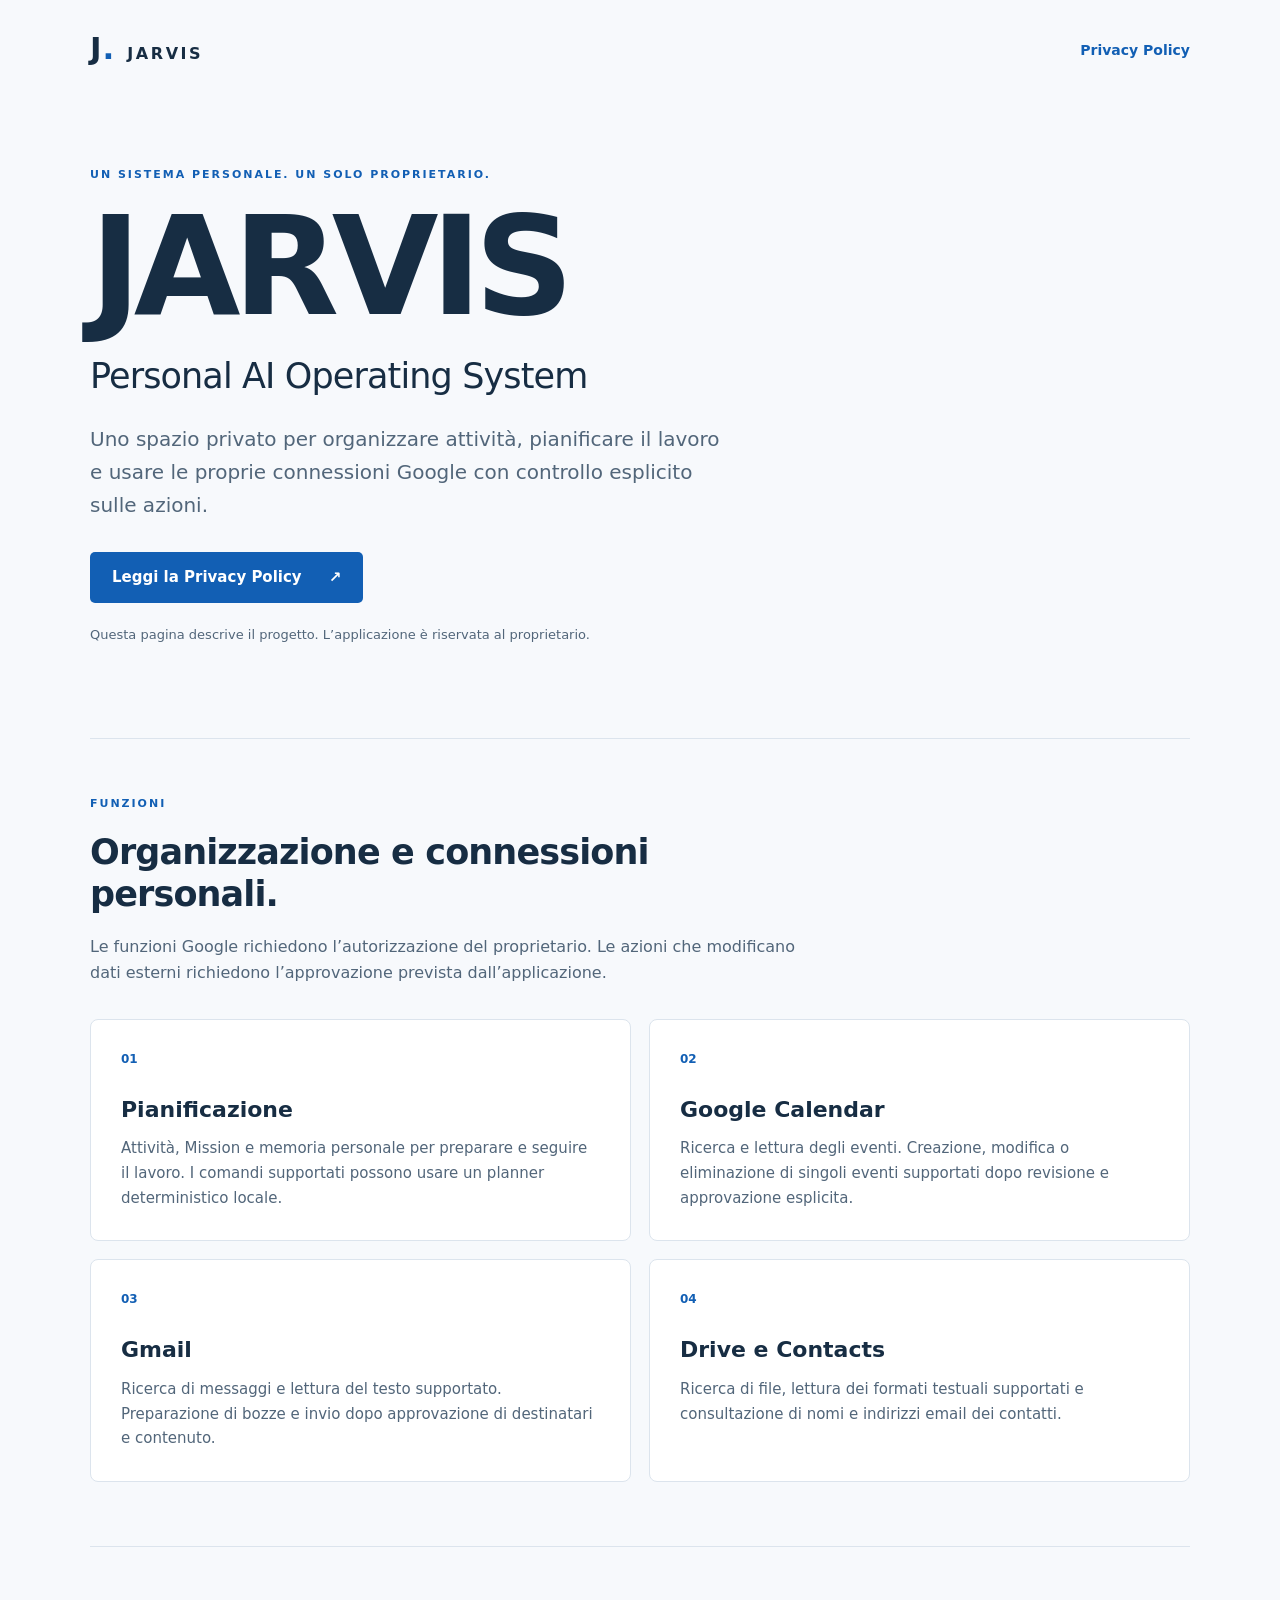
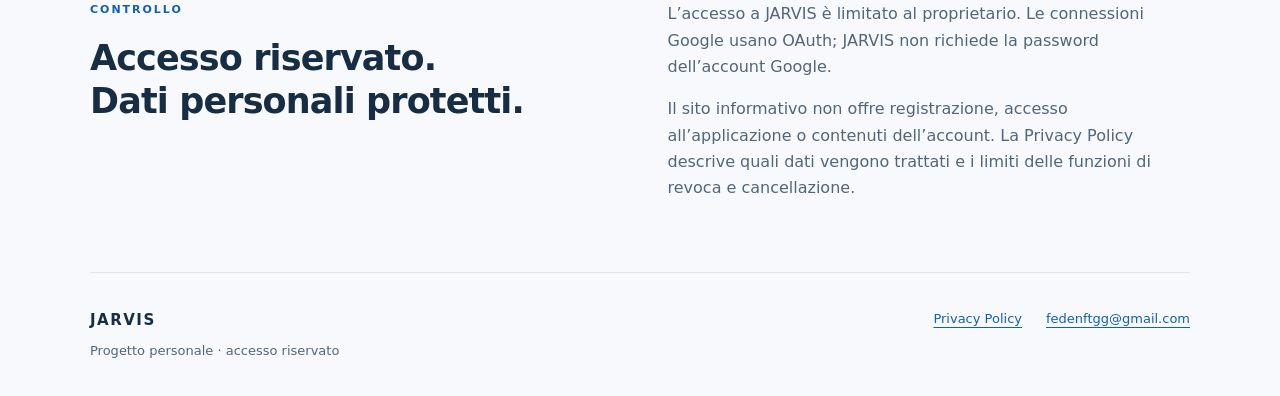
<file: index.html>
<!doctype html>
<html lang="it">
<head>
  <meta charset="utf-8">
  <meta name="viewport" content="width=device-width, initial-scale=1">
  <meta name="description" content="JARVIS è un sistema personale di AI per attività, pianificazione e connessioni Google, riservato al suo proprietario.">
  <title>JARVIS — Personal AI Operating System</title>
  <link rel="stylesheet" href="styles.css">
</head>
<body>
  <a class="skip" href="#main">Vai al contenuto</a>
  <header class="site-header wrap">
    <a class="brand" href="index.html" aria-label="JARVIS, homepage">J<span class="brand-dot">.</span> <span>JARVIS</span></a>
    <nav aria-label="Navigazione principale"><a href="privacy.html">Privacy Policy</a></nav>
  </header>
  <main id="main">
    <section class="hero wrap" aria-labelledby="hero-title">
      <p class="eyebrow">UN SISTEMA PERSONALE. UN SOLO PROPRIETARIO.</p>
      <h1 id="hero-title">JARVIS</h1>
      <p class="subtitle">Personal AI Operating System</p>
      <p class="intro">Uno spazio privato per organizzare attività, pianificare il lavoro e usare le proprie connessioni Google con controllo esplicito sulle azioni.</p>
      <a class="button" href="privacy.html">Leggi la Privacy Policy <span aria-hidden="true">↗</span></a>
      <p class="hero-note">Questa pagina descrive il progetto. L’applicazione è riservata al proprietario.</p>
    </section>
    <section class="features wrap" aria-labelledby="features-title">
      <div class="section-heading"><p class="eyebrow">FUNZIONI</p><h2 id="features-title">Organizzazione e connessioni personali.</h2><p>Le funzioni Google richiedono l’autorizzazione del proprietario. Le azioni che modificano dati esterni richiedono l’approvazione prevista dall’applicazione.</p></div>
      <div class="grid">
        <article class="card"><span class="card-number" aria-hidden="true">01</span><h3>Pianificazione</h3><p>Attività, Mission e memoria personale per preparare e seguire il lavoro. I comandi supportati possono usare un planner deterministico locale.</p></article>
        <article class="card"><span class="card-number" aria-hidden="true">02</span><h3>Google Calendar</h3><p>Ricerca e lettura degli eventi. Creazione, modifica o eliminazione di singoli eventi supportati dopo revisione e approvazione esplicita.</p></article>
        <article class="card"><span class="card-number" aria-hidden="true">03</span><h3>Gmail</h3><p>Ricerca di messaggi e lettura del testo supportato. Preparazione di bozze e invio dopo approvazione di destinatari e contenuto.</p></article>
        <article class="card"><span class="card-number" aria-hidden="true">04</span><h3>Drive e Contacts</h3><p>Ricerca di file, lettura dei formati testuali supportati e consultazione di nomi e indirizzi email dei contatti.</p></article>
      </div>
    </section>
    <section class="principles wrap" aria-labelledby="principles-title"><div><p class="eyebrow">CONTROLLO</p><h2 id="principles-title">Accesso riservato.<br>Dati personali protetti.</h2></div><div><p>L’accesso a JARVIS è limitato al proprietario. Le connessioni Google usano OAuth; JARVIS non richiede la password dell’account Google.</p><p>Il sito informativo non offre registrazione, accesso all’applicazione o contenuti dell’account. La Privacy Policy descrive quali dati vengono trattati e i limiti delle funzioni di revoca e cancellazione.</p></div></section>
  </main>
  <footer class="site-footer wrap"><div><strong>JARVIS</strong><p>Progetto personale · accesso riservato</p></div><div class="footer-links"><a href="privacy.html">Privacy Policy</a><a href="mailto:fedenftgg@gmail.com">fedenftgg@gmail.com</a></div></footer>
</body>
</html>
</file>
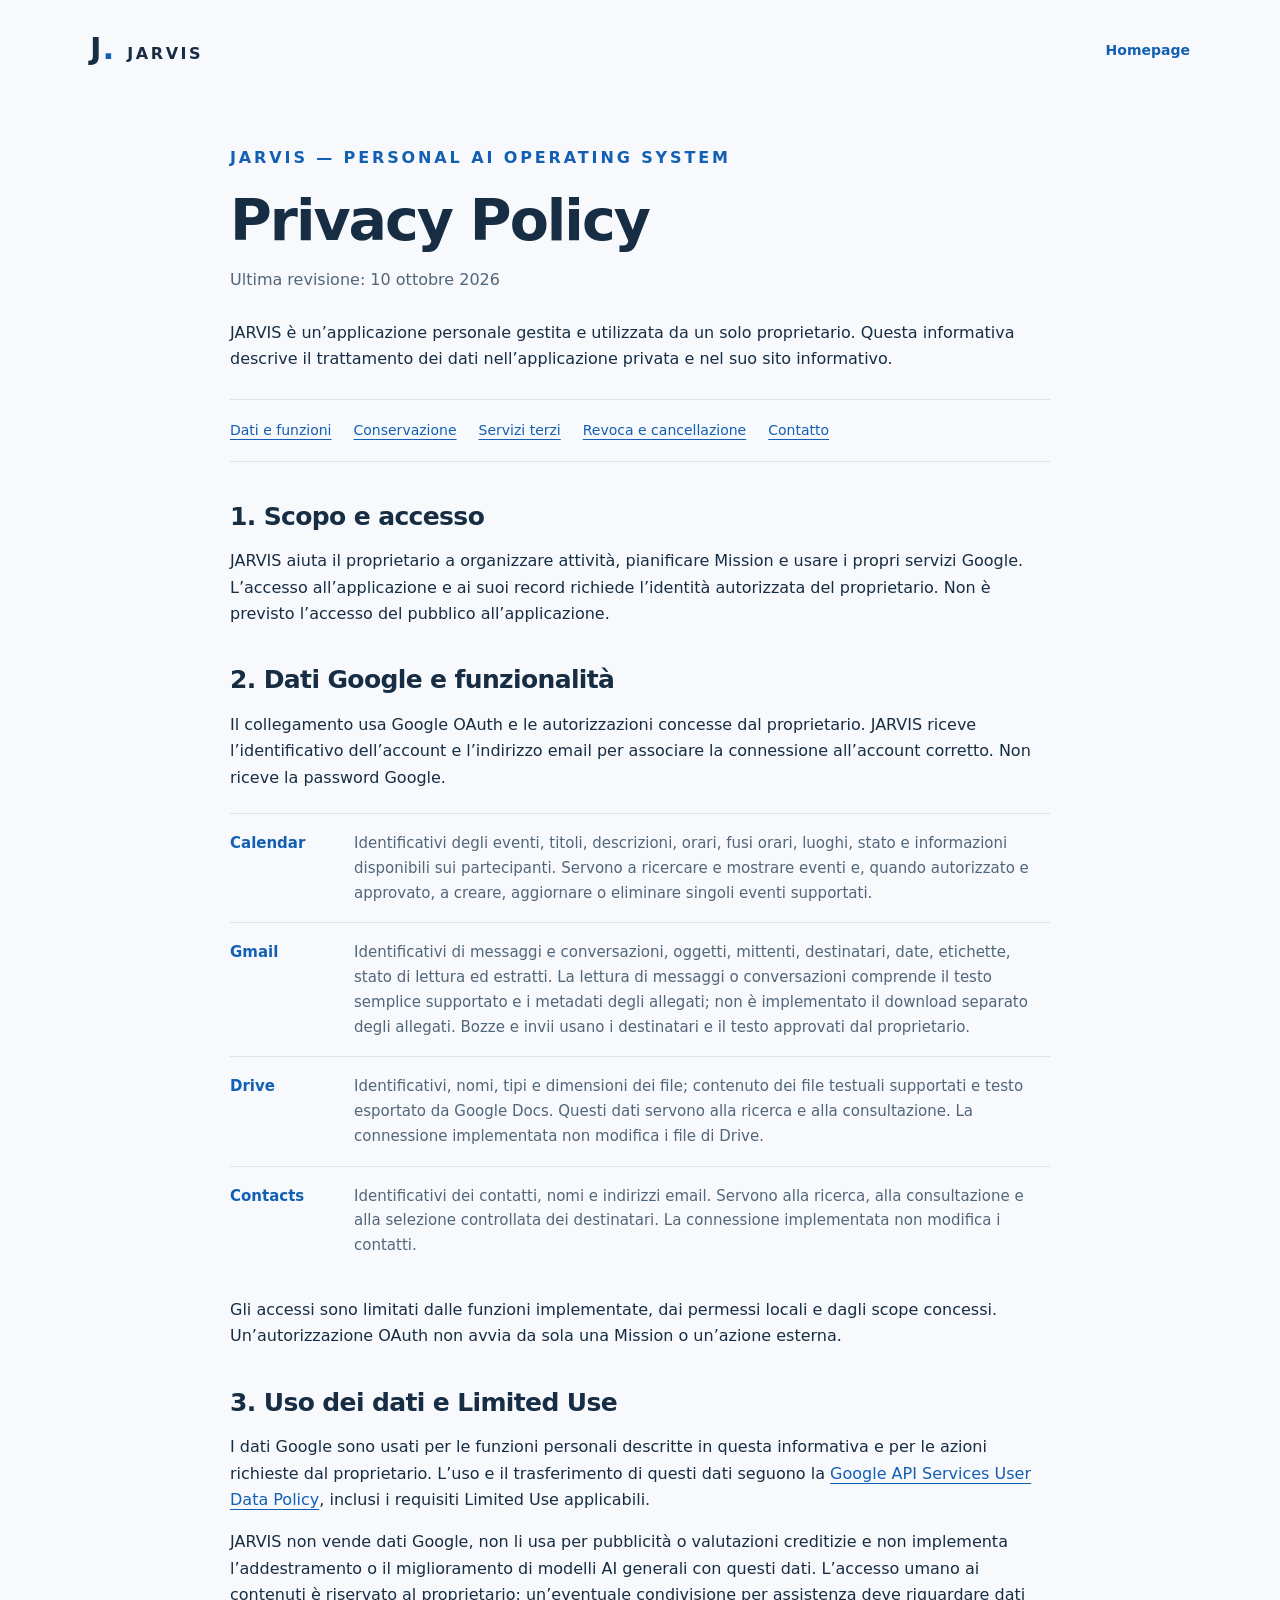
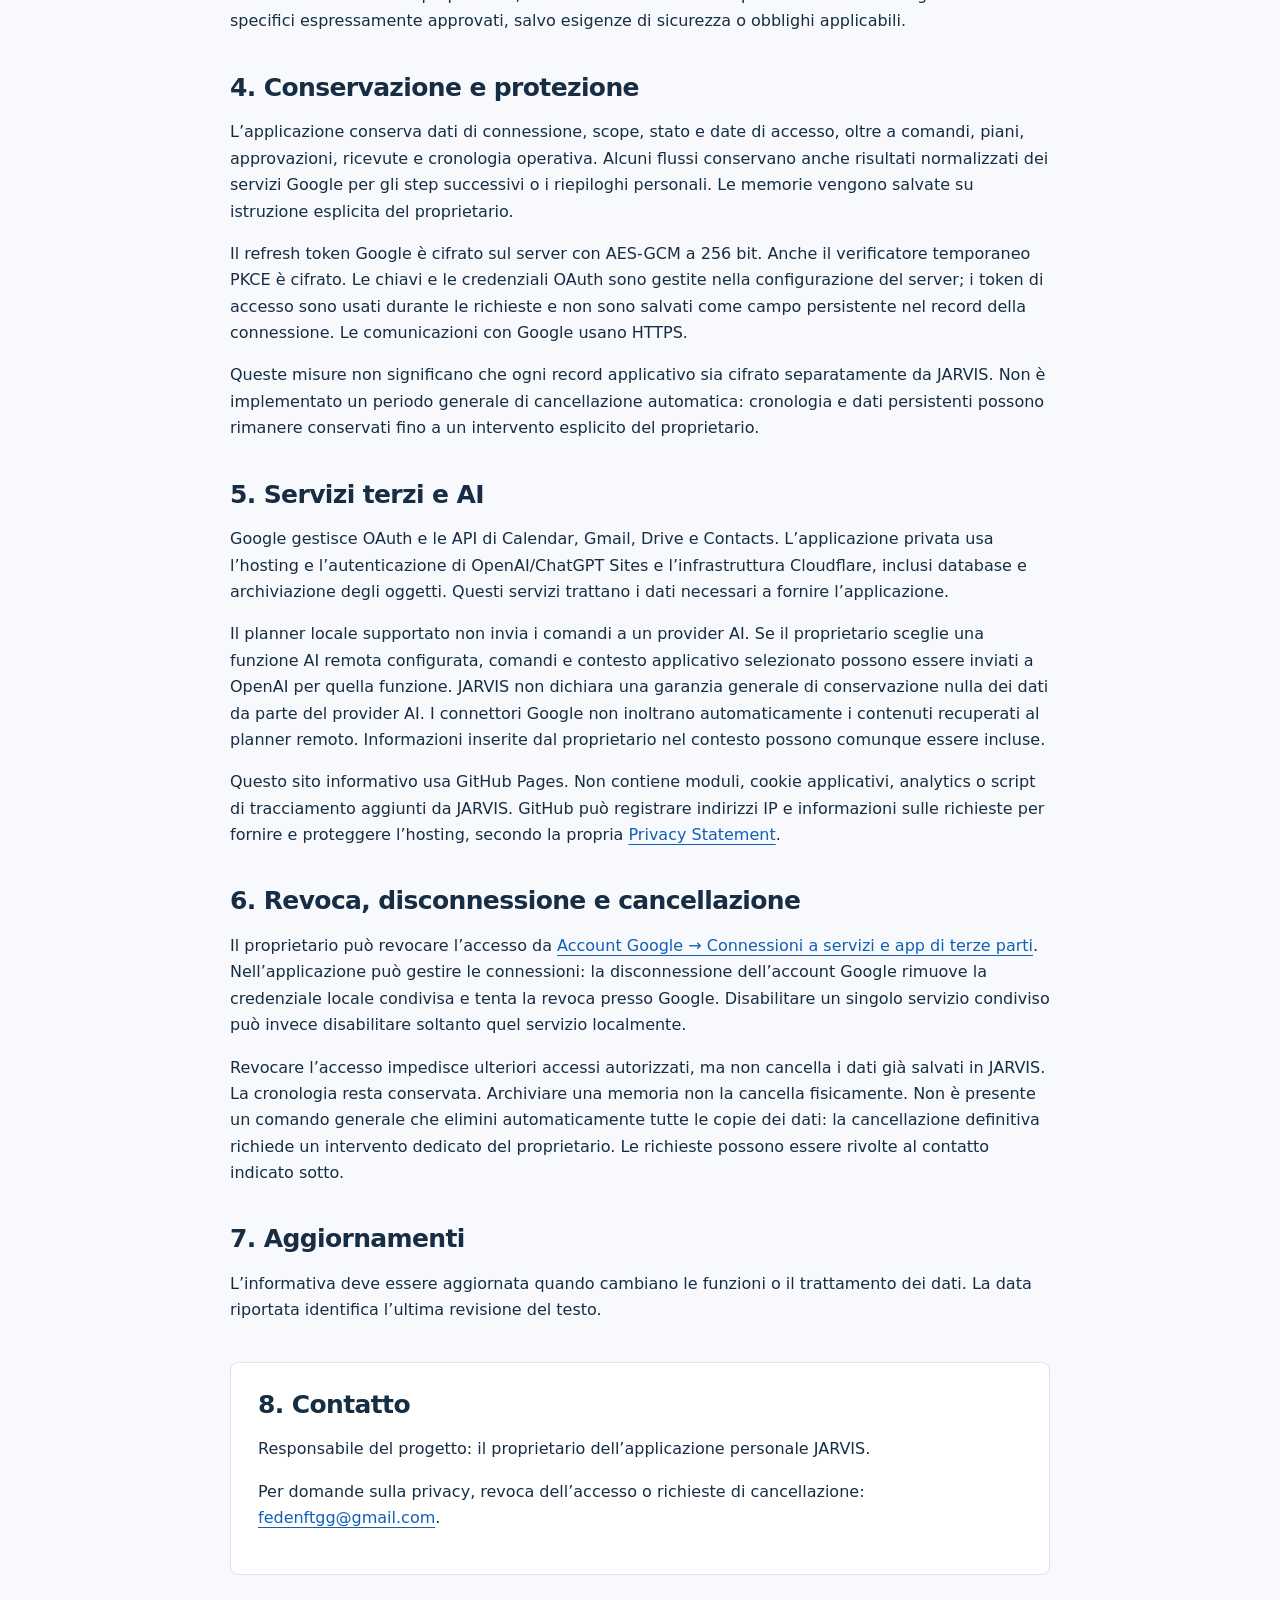
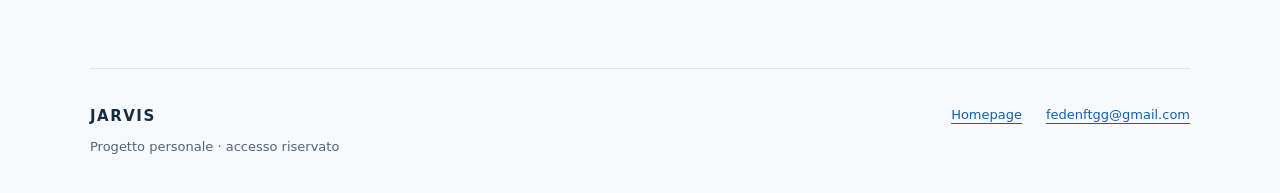
<file: privacy.html>
<!doctype html>
<html lang="it">
<head>
  <meta charset="utf-8">
  <meta name="viewport" content="width=device-width, initial-scale=1">
  <meta name="description" content="Come JARVIS tratta i dati personali e i dati delle connessioni Google del proprio unico proprietario.">
  <title>Privacy Policy — JARVIS</title>
  <link rel="stylesheet" href="styles.css">
</head>
<body>
  <a class="skip" href="#main">Vai al contenuto</a>
  <header class="site-header wrap"><a class="brand" href="index.html" aria-label="JARVIS, homepage">J<span class="brand-dot">.</span> <span>JARVIS</span></a><nav aria-label="Navigazione principale"><a href="index.html">Homepage</a></nav></header>
  <main id="main" class="policy wrap">
    <p class="eyebrow">JARVIS — PERSONAL AI OPERATING SYSTEM</p>
    <h1>Privacy Policy</h1>
    <p class="policy-date">Ultima revisione: 10 ottobre 2026</p>
    <p class="policy-lead">JARVIS è un’applicazione personale gestita e utilizzata da un solo proprietario. Questa informativa descrive il trattamento dei dati nell’applicazione privata e nel suo sito informativo.</p>
    <nav class="policy-nav" aria-label="Indice dell’informativa"><a href="#data">Dati e funzioni</a><a href="#storage">Conservazione</a><a href="#providers">Servizi terzi</a><a href="#control">Revoca e cancellazione</a><a href="#contact">Contatto</a></nav>
    <section id="purpose"><h2>1. Scopo e accesso</h2><p>JARVIS aiuta il proprietario a organizzare attività, pianificare Mission e usare i propri servizi Google. L’accesso all’applicazione e ai suoi record richiede l’identità autorizzata del proprietario. Non è previsto l’accesso del pubblico all’applicazione.</p></section>
    <section id="data"><h2>2. Dati Google e funzionalità</h2><p>Il collegamento usa Google OAuth e le autorizzazioni concesse dal proprietario. JARVIS riceve l’identificativo dell’account e l’indirizzo email per associare la connessione all’account corretto. Non riceve la password Google.</p><dl class="data-list">
      <div><dt>Calendar</dt><dd>Identificativi degli eventi, titoli, descrizioni, orari, fusi orari, luoghi, stato e informazioni disponibili sui partecipanti. Servono a ricercare e mostrare eventi e, quando autorizzato e approvato, a creare, aggiornare o eliminare singoli eventi supportati.</dd></div>
      <div><dt>Gmail</dt><dd>Identificativi di messaggi e conversazioni, oggetti, mittenti, destinatari, date, etichette, stato di lettura ed estratti. La lettura di messaggi o conversazioni comprende il testo semplice supportato e i metadati degli allegati; non è implementato il download separato degli allegati. Bozze e invii usano i destinatari e il testo approvati dal proprietario.</dd></div>
      <div><dt>Drive</dt><dd>Identificativi, nomi, tipi e dimensioni dei file; contenuto dei file testuali supportati e testo esportato da Google Docs. Questi dati servono alla ricerca e alla consultazione. La connessione implementata non modifica i file di Drive.</dd></div>
      <div><dt>Contacts</dt><dd>Identificativi dei contatti, nomi e indirizzi email. Servono alla ricerca, alla consultazione e alla selezione controllata dei destinatari. La connessione implementata non modifica i contatti.</dd></div>
    </dl><p>Gli accessi sono limitati dalle funzioni implementate, dai permessi locali e dagli scope concessi. Un’autorizzazione OAuth non avvia da sola una Mission o un’azione esterna.</p></section>
    <section id="use"><h2>3. Uso dei dati e Limited Use</h2><p>I dati Google sono usati per le funzioni personali descritte in questa informativa e per le azioni richieste dal proprietario. L’uso e il trasferimento di questi dati seguono la <a href="https://developers.google.com/terms/api-services-user-data-policy">Google API Services User Data Policy</a>, inclusi i requisiti Limited Use applicabili.</p><p>JARVIS non vende dati Google, non li usa per pubblicità o valutazioni creditizie e non implementa l’addestramento o il miglioramento di modelli AI generali con questi dati. L’accesso umano ai contenuti è riservato al proprietario; un’eventuale condivisione per assistenza deve riguardare dati specifici espressamente approvati, salvo esigenze di sicurezza o obblighi applicabili.</p></section>
    <section id="storage"><h2>4. Conservazione e protezione</h2><p>L’applicazione conserva dati di connessione, scope, stato e date di accesso, oltre a comandi, piani, approvazioni, ricevute e cronologia operativa. Alcuni flussi conservano anche risultati normalizzati dei servizi Google per gli step successivi o i riepiloghi personali. Le memorie vengono salvate su istruzione esplicita del proprietario.</p><p>Il refresh token Google è cifrato sul server con AES-GCM a 256 bit. Anche il verificatore temporaneo PKCE è cifrato. Le chiavi e le credenziali OAuth sono gestite nella configurazione del server; i token di accesso sono usati durante le richieste e non sono salvati come campo persistente nel record della connessione. Le comunicazioni con Google usano HTTPS.</p><p>Queste misure non significano che ogni record applicativo sia cifrato separatamente da JARVIS. Non è implementato un periodo generale di cancellazione automatica: cronologia e dati persistenti possono rimanere conservati fino a un intervento esplicito del proprietario.</p></section>
    <section id="providers"><h2>5. Servizi terzi e AI</h2><p>Google gestisce OAuth e le API di Calendar, Gmail, Drive e Contacts. L’applicazione privata usa l’hosting e l’autenticazione di OpenAI/ChatGPT Sites e l’infrastruttura Cloudflare, inclusi database e archiviazione degli oggetti. Questi servizi trattano i dati necessari a fornire l’applicazione.</p><p>Il planner locale supportato non invia i comandi a un provider AI. Se il proprietario sceglie una funzione AI remota configurata, comandi e contesto applicativo selezionato possono essere inviati a OpenAI per quella funzione. JARVIS non dichiara una garanzia generale di conservazione nulla dei dati da parte del provider AI. I connettori Google non inoltrano automaticamente i contenuti recuperati al planner remoto. Informazioni inserite dal proprietario nel contesto possono comunque essere incluse.</p><p>Questo sito informativo usa GitHub Pages. Non contiene moduli, cookie applicativi, analytics o script di tracciamento aggiunti da JARVIS. GitHub può registrare indirizzi IP e informazioni sulle richieste per fornire e proteggere l’hosting, secondo la propria <a href="https://docs.github.com/en/site-policy/privacy-policies/github-general-privacy-statement">Privacy Statement</a>.</p></section>
    <section id="control"><h2>6. Revoca, disconnessione e cancellazione</h2><p>Il proprietario può revocare l’accesso da <a href="https://myaccount.google.com/connections">Account Google → Connessioni a servizi e app di terze parti</a>. Nell’applicazione può gestire le connessioni: la disconnessione dell’account Google rimuove la credenziale locale condivisa e tenta la revoca presso Google. Disabilitare un singolo servizio condiviso può invece disabilitare soltanto quel servizio localmente.</p><p>Revocare l’accesso impedisce ulteriori accessi autorizzati, ma non cancella i dati già salvati in JARVIS. La cronologia resta conservata. Archiviare una memoria non la cancella fisicamente. Non è presente un comando generale che elimini automaticamente tutte le copie dei dati: la cancellazione definitiva richiede un intervento dedicato del proprietario. Le richieste possono essere rivolte al contatto indicato sotto.</p></section>
    <section id="updates"><h2>7. Aggiornamenti</h2><p>L’informativa deve essere aggiornata quando cambiano le funzioni o il trattamento dei dati. La data riportata identifica l’ultima revisione del testo.</p></section>
    <section id="contact" class="contact"><h2>8. Contatto</h2><p>Responsabile del progetto: il proprietario dell’applicazione personale JARVIS.</p><p>Per domande sulla privacy, revoca dell’accesso o richieste di cancellazione: <a href="mailto:fedenftgg@gmail.com">fedenftgg@gmail.com</a>.</p></section>
  </main>
  <footer class="site-footer wrap"><div><strong>JARVIS</strong><p>Progetto personale · accesso riservato</p></div><div class="footer-links"><a href="index.html">Homepage</a><a href="mailto:fedenftgg@gmail.com">fedenftgg@gmail.com</a></div></footer>
</body>
</html>
</file>
<file: styles.css>
:root{color-scheme:light;--ink:#172d43;--muted:#52667a;--paper:#f7f9fc;--line:#dce4ed;--accent:#125fb4;--navy:#11283e;--max:1100px}
*{box-sizing:border-box}
html{scroll-behavior:smooth;scroll-padding-top:2rem}
body{margin:0;background:var(--paper);color:var(--ink);font-family:system-ui,-apple-system,BlinkMacSystemFont,"Segoe UI",sans-serif;font-size:17px;line-height:1.65}
a{color:var(--accent);text-underline-offset:4px}
a:hover{color:#084380}
a:focus-visible{outline:3px solid #d79118;outline-offset:5px;border-radius:3px}
.wrap{width:min(var(--max),calc(100% - 64px));margin-inline:auto}
.skip{position:absolute;top:-90px;left:20px;z-index:10;padding:12px;background:#fff}
.skip:focus{top:12px}
.site-header{min-height:98px;display:flex;align-items:center;justify-content:space-between;gap:24px}
.brand{display:flex;gap:3px;align-items:baseline;text-decoration:none;color:var(--ink);font-size:31px;font-weight:800;letter-spacing:-2px}
.brand-dot{color:var(--accent)}
.brand>span:last-child{margin-left:12px;font-size:16px;letter-spacing:.16em}
.site-header nav a{font-size:14px;font-weight:600;text-decoration:none;padding:12px 0}
.hero{padding-top:68px;padding-bottom:92px;max-width:1100px}
.eyebrow{font-size:11px;font-weight:750;letter-spacing:.18em;line-height:1.65;color:var(--accent);margin:0 0 18px}
h1,h2,h3,p{margin-top:0}
.hero h1{font-size:clamp(72px,12vw,138px);line-height:.94;letter-spacing:-.055em;margin-bottom:22px;font-weight:800}
.subtitle{font-size:clamp(22px,4vw,35px);line-height:1.3;letter-spacing:-.025em;margin-bottom:24px}
.intro{max-width:640px;font-size:20px;color:var(--muted);margin-bottom:30px}
.button{display:inline-flex;align-items:center;gap:27px;padding:13px 22px;border-radius:5px;background:var(--accent);color:#fff;text-decoration:none;font-weight:650;font-size:15px}
.button:hover{color:#fff;background:#084d96}
.hero-note{font-size:13px;color:var(--muted);max-width:620px;margin:21px 0 0}
.features{border-top:1px solid var(--line);padding-top:56px;padding-bottom:64px}
.section-heading{max-width:730px;margin-bottom:32px}
h2{font-size:clamp(25px,3.8vw,35px);line-height:1.22;letter-spacing:-.025em;margin-bottom:18px}
.section-heading>p:last-child{color:var(--muted);font-size:16px}
.grid{display:grid;grid-template-columns:repeat(2,minmax(0,1fr));gap:18px}
.card{border:1px solid var(--line);border-radius:8px;background:#fff;padding:30px}
.card-number{display:block;font-size:12px;font-weight:650;color:var(--accent);margin-bottom:26px}
.card h3{font-size:22px;line-height:1.3;margin-bottom:12px}
.card p{font-size:15px;color:var(--muted);margin-bottom:0}
.principles{display:grid;grid-template-columns:1fr 1fr;gap:55px;padding:54px 0;border-top:1px solid var(--line)}
.principles p:not(.eyebrow){font-size:16px;color:var(--muted)}
.site-footer{display:flex;justify-content:space-between;align-items:flex-start;gap:25px;padding:35px 0;border-top:1px solid var(--line);font-size:13px}
.site-footer strong{font-size:15px;letter-spacing:.1em}
.site-footer p{color:var(--muted);margin:7px 0 0}
.policy{max-width:820px;padding-top:47px;padding-bottom:55px}
.policy h1{font-size:clamp(38px,6vw,57px);line-height:1.1;letter-spacing:-.035em;margin-bottom:15px}
.policy-date{font-size:13px;color:var(--muted);margin-bottom:27px}
.policy-lead{font-size:20px;line-height:1.6}
.policy-nav{display:flex;flex-wrap:wrap;gap:10px 22px;border-block:1px solid var(--line);padding:19px 0;margin:27px 0 40px;font-size:14px}
.policy section{margin-bottom:38px}
.policy section h2{font-size:25px;margin-bottom:16px}
.policy p{font-size:16px}
.policy a{overflow-wrap:anywhere}
.data-list{margin:22px 0}
.data-list>div{display:grid;grid-template-columns:100px 1fr;gap:24px;padding:17px 0;border-top:1px solid var(--line)}
.data-list dt{font-size:15px;font-weight:700;color:var(--accent)}
.data-list dd{font-size:15px;margin:0;color:var(--muted)}
code{font-family:ui-monospace,SFMono-Regular,Consolas,monospace;font-size:.88em;background:#e8eef5;padding:2px 5px;border-radius:3px}
.contact{background:#fff;border:1px solid var(--line);border-radius:8px;padding:27px}
.policy .meta{font-size:13px;color:var(--muted);margin-bottom:0}
@media(max-width:640px){.wrap{width:calc(100% - 36px)}.site-header{min-height:80px;gap:12px}.hero{padding-top:46px;padding-bottom:56px}.hero h1{font-size:78px}.intro{font-size:18px}.eyebrow{font-size:10px;letter-spacing:.12em}.grid{grid-template-columns:1fr}.card{padding:25px}.card-number{margin-bottom:19px}.features{padding-top:36px;padding-bottom:40px}.principles{grid-template-columns:1fr;gap:12px;padding:36px 0}.site-footer{padding:28px 0}.policy{padding-top:29px}.policy-lead{font-size:18px}.policy section h2{font-size:23px}.data-list>div{grid-template-columns:1fr;gap:7px}.contact{padding:20px}}
@media(prefers-reduced-motion:reduce){html{scroll-behavior:auto}}
@media print{.skip,.button,.policy-nav{display:none}.wrap{width:100%}.site-header{min-height:60px}.hero{padding-block:30px}.card,.contact{break-inside:avoid}body{background:#fff;color:#000}}

.footer-links{display:flex;flex-wrap:wrap;gap:12px 24px;justify-content:flex-end;overflow-wrap:anywhere}
@media(max-width:640px){.site-footer{flex-direction:column}.footer-links{justify-content:flex-start}}
</file>
